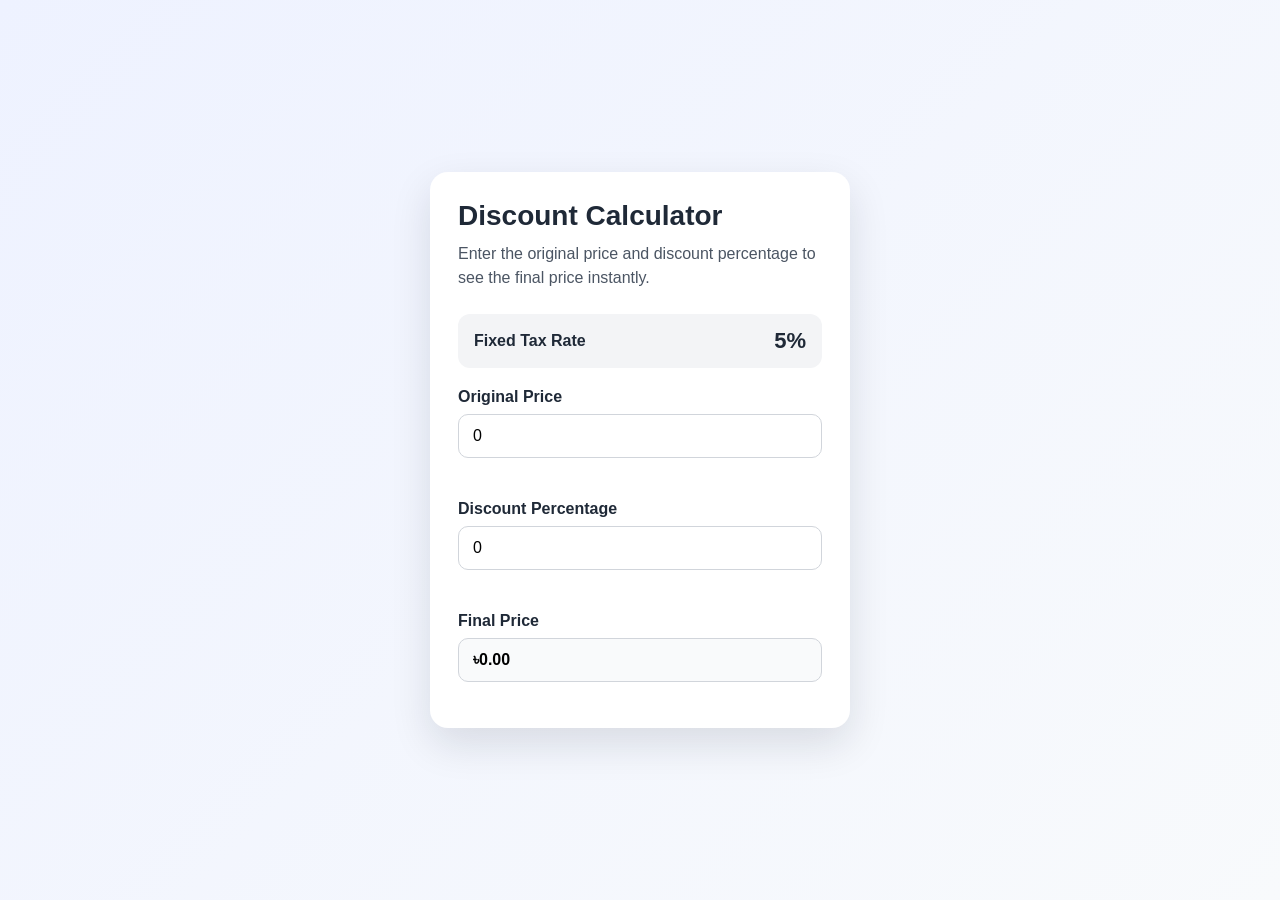
<file: Code Writing Practice/index.html>
<!DOCTYPE html>
<html lang="en">
<head>
  <meta charset="UTF-8" />
  <meta name="viewport" content="width=device-width, initial-scale=1.0" />
  <title>Discount Calculator Page</title>
  <link rel="stylesheet" href="style.css" />
</head>
<body>
  <main class="page">
    <section class="card">
      <h1>Discount Calculator</h1>
      <p class="subtitle">Enter the original price and discount percentage to see the final price instantly.</p>

      <div class="price-box">
        <span class="label">Fixed Tax Rate</span>
        <span class="value"><span id="tax-rate">5</span>%</span>
      </div>

      <div class="form-group">
        <label for="original-price">Original Price</label>
        <input
          type="number"
          id="original-price"
          name="original-price"
          min="0"
          step="0.01"
          value="0"
          placeholder="Enter original price"
        />
        <small id="price-error" class="error-message" aria-live="polite"></small>
      </div>

      <div class="form-group">
        <label for="discount-percent">Discount Percentage</label>
        <input
          type="number"
          id="discount-percent"
          name="discount-percent"
          min="0"
          max="100"
          step="0.01"
          value="0"
          placeholder="Enter discount percentage"
        />
        <small id="discount-error" class="error-message" aria-live="polite"></small>
      </div>

      <div class="form-group">
        <label for="final-price">Final Price</label>
        <input type="text" id="final-price" name="final-price" value="৳0.00" readonly />
      </div>
    </section>
  </main>

  <script src="script.js"></script>
</body>
</html>
</file>
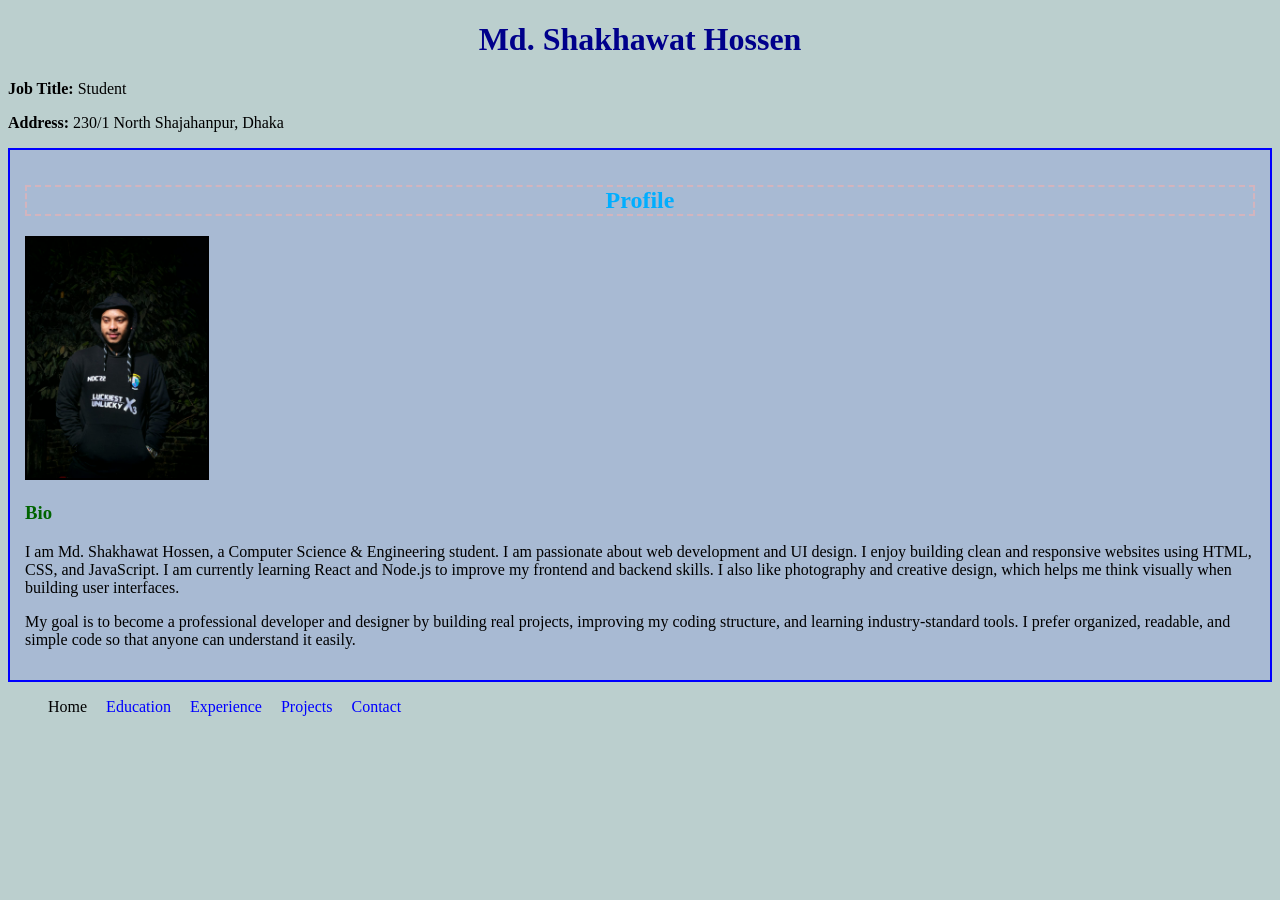
<file: portfolio/html/index.html>
<!DOCTYPE html>
<html lang="en">

<head>

    <meta charset="UTF-8">
    <meta name="viewport" content="width=device-width, initial-scale=1.0">
    <title>Md. Shakhawat Hossen | Portfolio</title>
    <link rel="stylesheet" type="text/css" href="../css/style.css">

</head>

<body>

    <header>
        <h1>Md. Shakhawat Hossen</h1>

        <p><b>Job Title:</b> Student</p>

        <p><b>Address:</b> 230/1 North Shajahanpur, Dhaka</p>
    </header>


    <section id="profile">

        <h2>Profile</h2>

        <img src="../assets/Rifat.jpeg" alt="Md. Shakhawat Hossen" width="180">

        <h3>Bio</h3>

        <p>
            I am Md. Shakhawat Hossen, a Computer Science & Engineering student. I am passionate about web development
            and UI design. I enjoy building clean and responsive websites using HTML, CSS, and JavaScript.
            I am currently learning React and Node.js to improve my frontend and backend skills.
            I also like photography and creative design, which helps me think visually when building user interfaces.
        </p>

        <p>
            My goal is to become a professional developer and designer by building real projects, improving my coding
            structure, and learning industry-standard tools. I prefer organized, readable, and simple code so that
            anyone can understand it easily.
        </p>

    </section>


    <nav>

        <ul>
            <li><a></a>Home</a></li>
            <li><a href="educations.html">Education</a></li>
            <li><a href="experience.html">Experience</a></li>
            <li><a href="projects.html">Projects</a></li>
            <li><a href="contact.html">Contact</a></li>
        </ul>

    </nav>

</body>

</html>
</file>
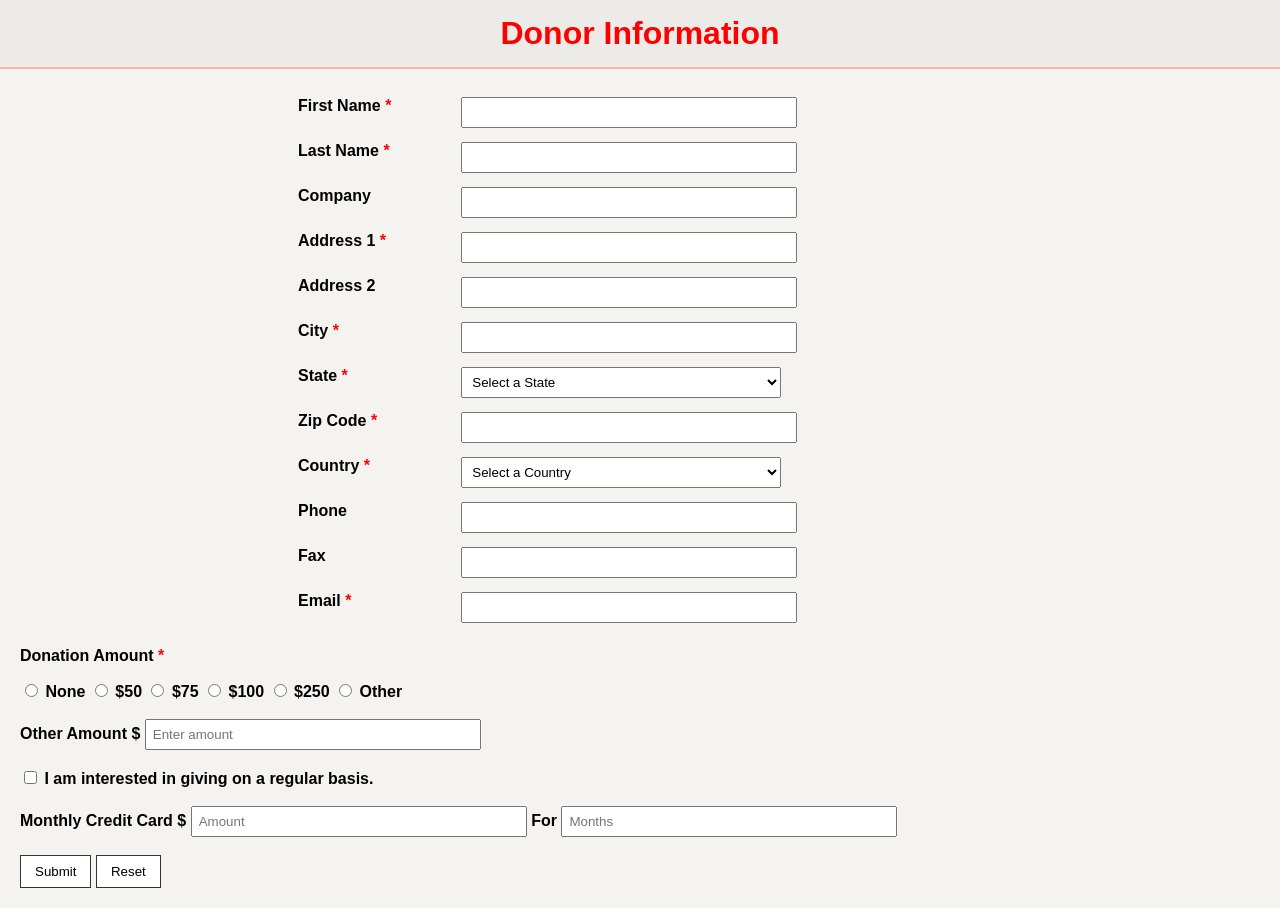
<file: assesment/form.html>
<!DOCTYPE html>
<html lang="en">

<head>

    <meta charset="UTF-8">
    <meta name="viewport" content="width=device-width, initial-scale=1.0">
    <title>Donation Form</title>

    <link rel="stylesheet" type="text/css" href="form.css">

</head>

<body>

    <header>

        <h1>Donor Information</h1>

    </header>


    <main>

        <form method="post">




            <table border="0" cellpadding="6">

                <tr>
                    <td><label for="firstName">First Name <b><span>*</span></b></label></td>
                    <td><input type="text" id="firstName" name="firstName" required></td>
                </tr>

                <tr>
                    <td><label for="lastName">Last Name <b><span>*</span></b></label></td>
                    <td><input type="text" id="lastName" name="lastName" required></td>
                </tr>

                <tr>
                    <td><label for="company">Company</label></td>
                    <td><input type="text" id="company" name="company"></td>
                </tr>

                <tr>
                    <td><label for="address1">Address 1 <b><span>*</span></b></label></td>
                    <td><input type="text" id="address1" name="address1" required></td>
                </tr>

                <tr>
                    <td><label for="address2">Address 2</label></td>
                    <td><input type="text" id="address2" name="address2"></td>
                </tr>

                <tr>
                    <td><label for="city">City <b><span>*</span></b></label></td>
                    <td><input type="text" id="city" name="city" required></td>
                </tr>

                <tr>
                    <td><label for="state">State <b><span>*</span></b></label></td>
                    <td>
                        <select id="state" name="state" required>
                            <option value="">Select a State</option>
                            <option>Dhaka</option>
                            <option>Chattogram</option>
                            <option>Rajshahi</option>
                            <option>Khulna</option>
                            <option>Sylhet</option>
                        </select>
                    </td>
                </tr>

                <tr>
                    <td><label for="zip">Zip Code <b><span>*</span></b></label></td>
                    <td><input type="text" id="zip" name="zip" required></td>
                </tr>

                <tr>
                    <td><label for="country">Country <span>*</span></label></td>
                    <td>
                        <select id="country" name="country" required>
                            <option value="">Select a Country</option>
                            <option>Bangladesh</option>
                            <option>India</option>
                            <option>USA</option>
                            <option>UK</option>
                        </select>
                    </td>
                </tr>

                <tr>
                    <td><label for="phone">Phone</label></td>
                    <td><input type="tel" id="phone" name="phone"></td>
                </tr>

                <tr>
                    <td><label for="fax">Fax</label></td>
                    <td><input type="text" id="fax" name="fax"></td>
                </tr>

                <tr>
                    <td><label for="email">Email <span>*</span></label></td>
                    <td><input type="email" id="email" name="email" required></td>
                </tr>

            </table>




            <p>
                <b>Donation Amount <span>*</span></b>
                <br>
            </p>


            <label>
                <input type="radio" name="amount" value="none" required>
                None
            </label>

            <label>
                <input type="radio" name="amount" value="50">
                $50
            </label>

            <label>
                <input type="radio" name="amount" value="75">
                $75
            </label>

            <label>
                <input type="radio" name="amount" value="100">
                $100
            </label>

            <label>
                <input type="radio" name="amount" value="250">
                $250
            </label>

            <label>
                <input type="radio" name="amount" value="other">
                Other
            </label>

            <br><br>

            <label for="otherAmount"><b>Other Amount $</b></label>
            <input type="number" id="otherAmount" name="otherAmount" min="1" placeholder="Enter amount">

            <br><br>

            <label>
                <input type="checkbox" id="recurring" name="recurring" value="yes">
                <b>I am interested in giving on a regular basis.
            </label></b>

            <br><br>

            <label for="monthlyCard"><b>Monthly Credit Card $</b></label>
            <input type="number" id="monthlyCard" name="monthlyCard" min="1" placeholder="Amount">

            <label for="months"><b>For</b></label>
            <input type="number" id="months" name="months" min="1" placeholder="Months">

            <br><br>

            <input type="submit" value="Submit">
            <input type="reset" value="Reset">


        </form>

    </main>

</body>

</html>
</file>
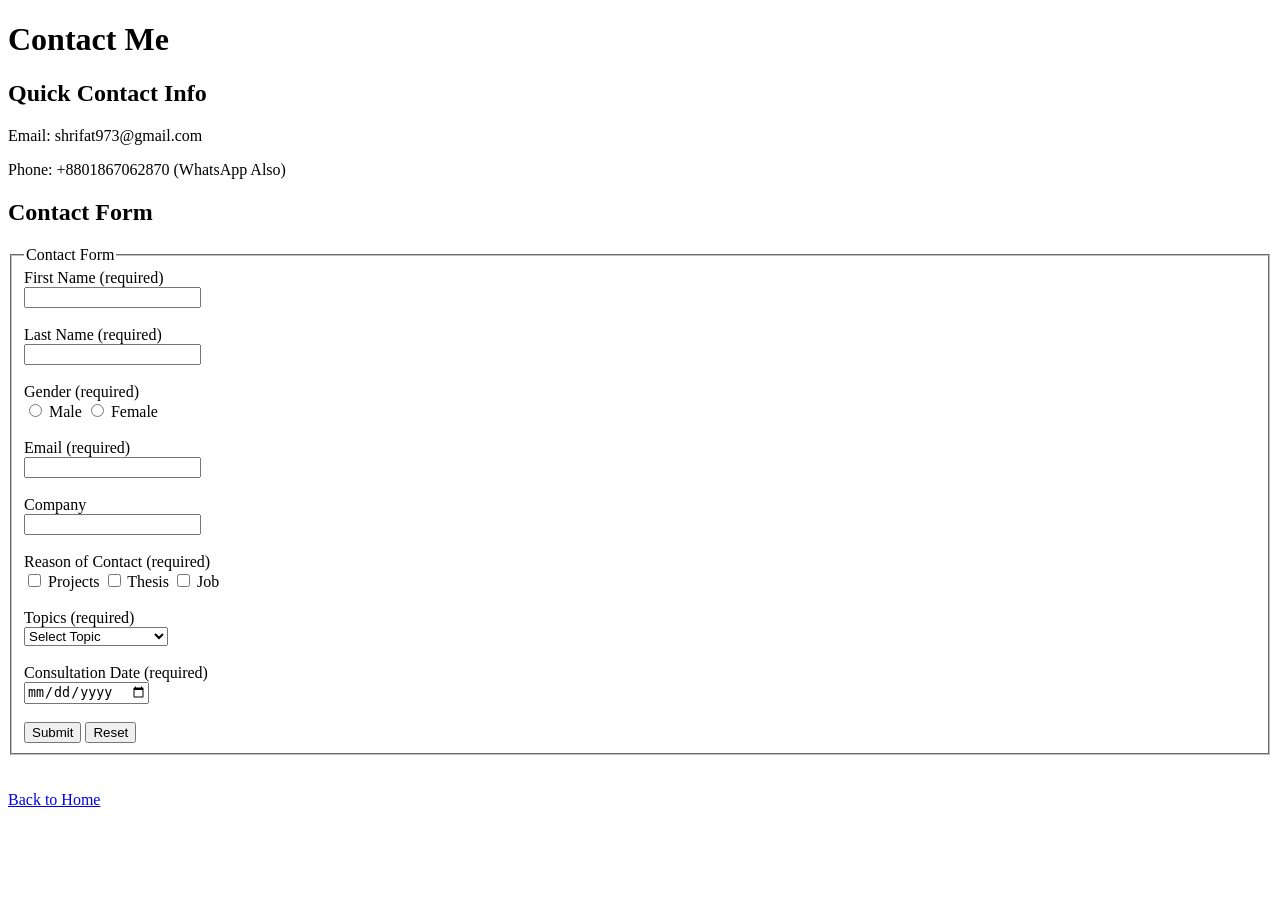
<file: portfolio/html/contact.html>
<!DOCTYPE html>
<html lang="en">

<head>

    <meta charset="UTF-8">
    <meta name="viewport" content="width=device-width, initial-scale=1.0">
    <title>Contact | Md. Shakhawat Hossen</title>

</head>

<body>

    <h1>Contact Me</h1>


    <h2>Quick Contact Info</h2>

    <p>Email: shrifat973@gmail.com</p>

    <p>Phone: +8801867062870 (WhatsApp Also)</p>


    <h2>Contact Form</h2>

    <form method="post">

        <fieldset>
            <legend>Contact Form</legend>

            <label for="fname1">First Name (required)</label><br>
            <input type="text" id="fname1" name="firstname" required>
            <br><br>

            <label for="lname1">Last Name (required)</label><br>
            <input type="text" id="lname1" name="lastname" required>
            <br><br>

            <label>Gender (required)</label><br>
            <input type="radio" id="male1" name="gender" value="male" required>
            <label for="male1">Male</label>

            <input type="radio" id="female1" name="gender" value="female">
            <label for="female1">Female</label>
            <br><br>

            <label for="email1">Email (required)</label><br>
            <input type="email" id="email1" name="email" required>
            <br><br>

            <label for="company1">Company</label><br>
            <input type="text" id="company1" name="company">
            <br><br>

            <label>Reason of Contact (required)</label><br>
            <input type="checkbox" id="projects1" name="reason[]" value="projects" required>
            <label for="projects1">Projects</label>

            <input type="checkbox" id="thesis1" name="reason[]" value="thesis">
            <label for="thesis1">Thesis</label>

            <input type="checkbox" id="job1" name="reason[]" value="job">
            <label for="job1">Job</label>
            <br><br>

            <label for="topic1">Topics (required)</label><br>
            <select id="topic1" name="topic" required>
                <option value="">Select Topic</option>
                <option>Web Development</option>
                <option>Mobile Development</option>
                <option>AI/ML Development</option>
            </select>
            <br><br>

            <label for="date1">Consultation Date (required)</label><br>
            <input type="date" id="date1" name="date" required>
            <br><br>

            <input type="submit" value="Submit">
            <input type="reset" value="Reset">

        </fieldset>

    </form>
    <br><br>

    <a href="index.html">Back to Home</a>

</body>

</html>
</file>
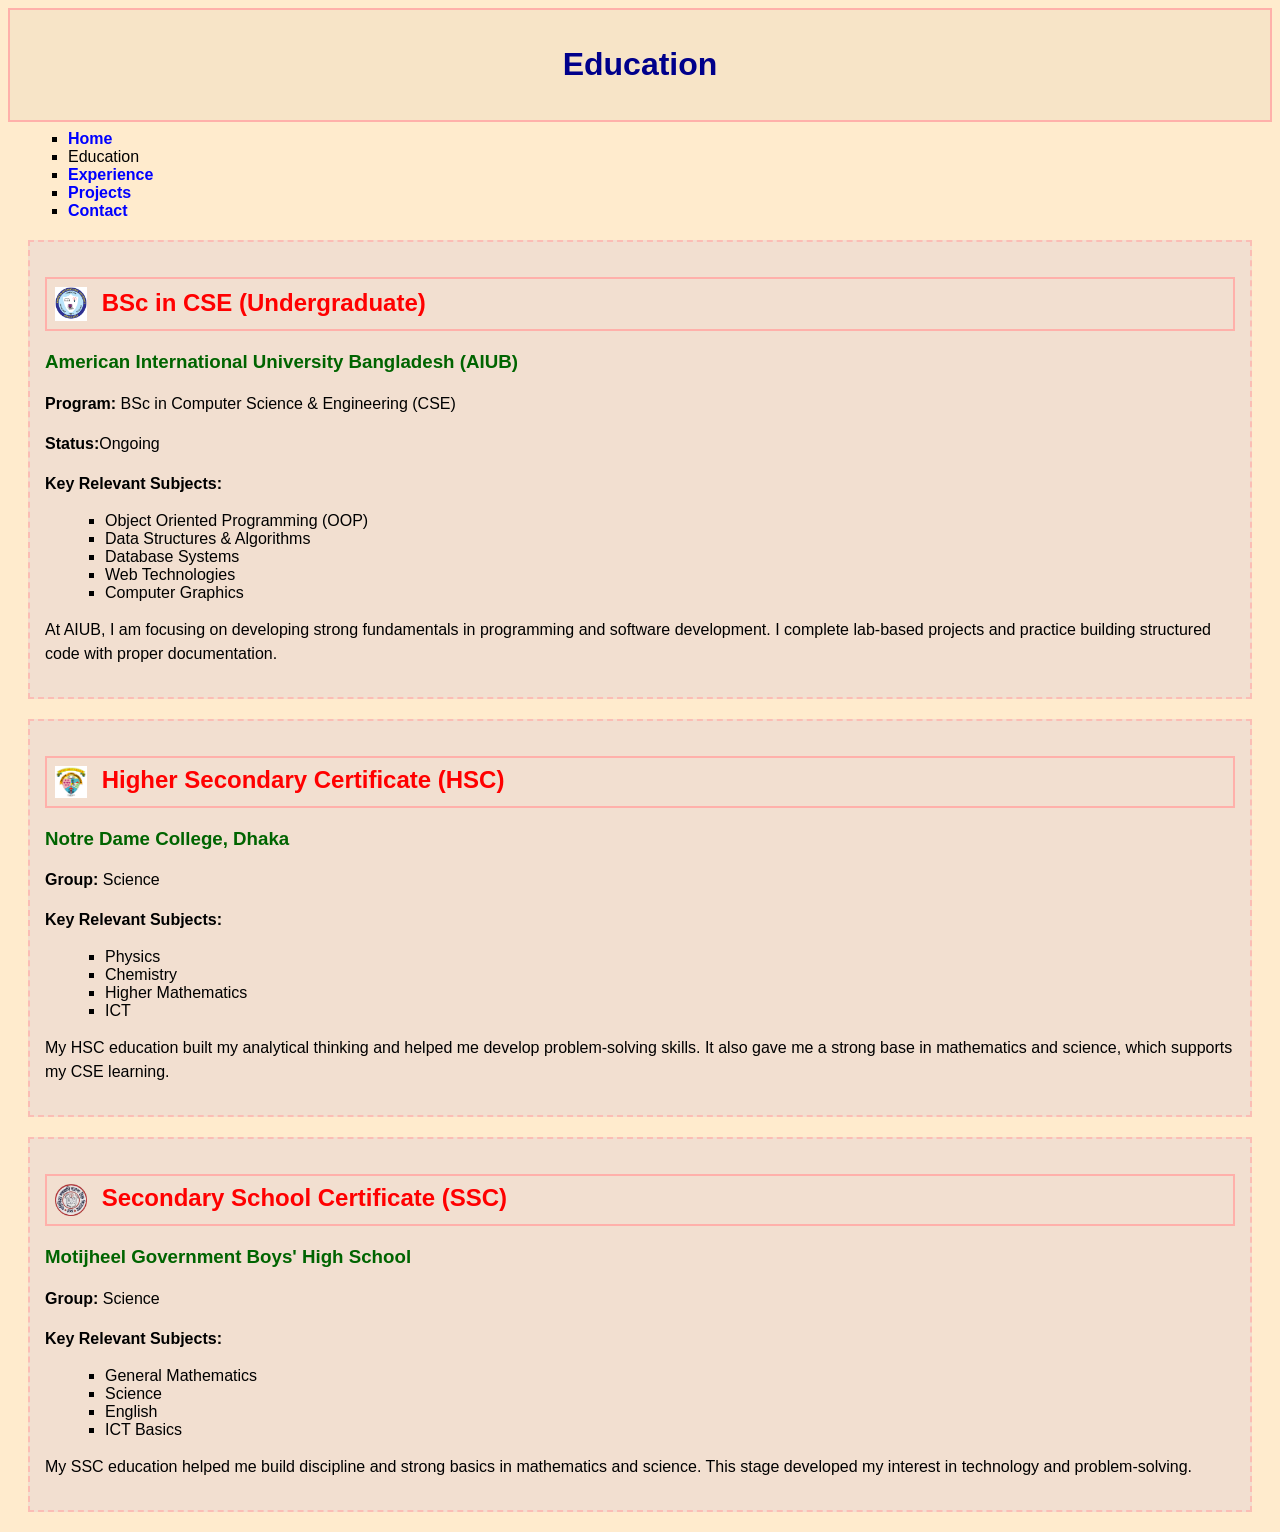
<file: portfolio/html/educations.html>
<!DOCTYPE html>
<html lang="en">

<head>
    <meta charset="UTF-8" />
    <meta name="viewport" content="width=device-width, initial-scale=1.0" />
    <title>Education | Md. Shakhawat Hossen</title>
    <!-- <link rel="stylesheet" href="style.css" /> -->
    <link rel="stylesheet" type="text/css" href="../css/education.css">
</head>

<body>

    <header>
        <h1>Education</h1>

    </header>
    <nav>

        <ul>
            <li><a href="index.html">Home</a></li>
            <li>Education</li>
            <li><a href="experience.html">Experience</a></li>
            <li><a href="projects.html">Projects</a></li>
            <li><a href="contact.html">Contact</a></li>
        </ul>

    </nav>

    <!-- ===== UNIVERSITY ===== -->
    <section>
        <h2>
            <img src="../assets/versity.png" alt="University Icon" width="32" />
            BSc in CSE (Undergraduate)
        </h2>

        <h3>American International University Bangladesh (AIUB)</h3>
        <p><b>Program:</b> BSc in Computer Science & Engineering (CSE)</p>
        <p><b>Status:</b>Ongoing</p>
        <p><b>Key Relevant Subjects:</b></p>
        <ul>
            <li>Object Oriented Programming (OOP)</li>
            <li>Data Structures & Algorithms</li>
            <li>Database Systems</li>
            <li>Web Technologies</li>
            <li>Computer Graphics</li>
        </ul>
        <p>
            At AIUB, I am focusing on developing strong fundamentals in programming and software development.
            I complete lab-based projects and practice building structured code with proper documentation.
        </p>
    </section>


    <!-- ===== COLLEGE ===== -->
    <section>
        <h2>
            <img src="../assets/clge.png" alt="College Icon" width="32" />
            Higher Secondary Certificate (HSC)
        </h2>

        <h3>Notre Dame College, Dhaka</h3>
        <p><b>Group:</b> Science</p>
        <p><b>Key Relevant Subjects:</b></p>
        <ul>
            <li>Physics</li>
            <li>Chemistry</li>
            <li>Higher Mathematics</li>
            <li>ICT</li>
        </ul>
        <p>
            My HSC education built my analytical thinking and helped me develop problem-solving skills.
            It also gave me a strong base in mathematics and science, which supports my CSE learning.
        </p>
    </section>


    <!-- ===== SCHOOL ===== -->
    <section>
        <h2>
            <img src="../assets/school.png" alt="School Icon" width="32" />
            Secondary School Certificate (SSC)
        </h2>

        <h3>Motijheel Government Boys' High School</h3>
        <p><b>Group:</b> Science</p>

        <p><b>Key Relevant Subjects:</b></p>
        <ul>
            <li>General Mathematics</li>
            <li>Science</li>
            <li>English</li>
            <li>ICT Basics</li>
        </ul>
        <p>
            My SSC education helped me build discipline and strong basics in mathematics and science.
            This stage developed my interest in technology and problem-solving.
        </p>
    </section>



</body>

</html>
</file>
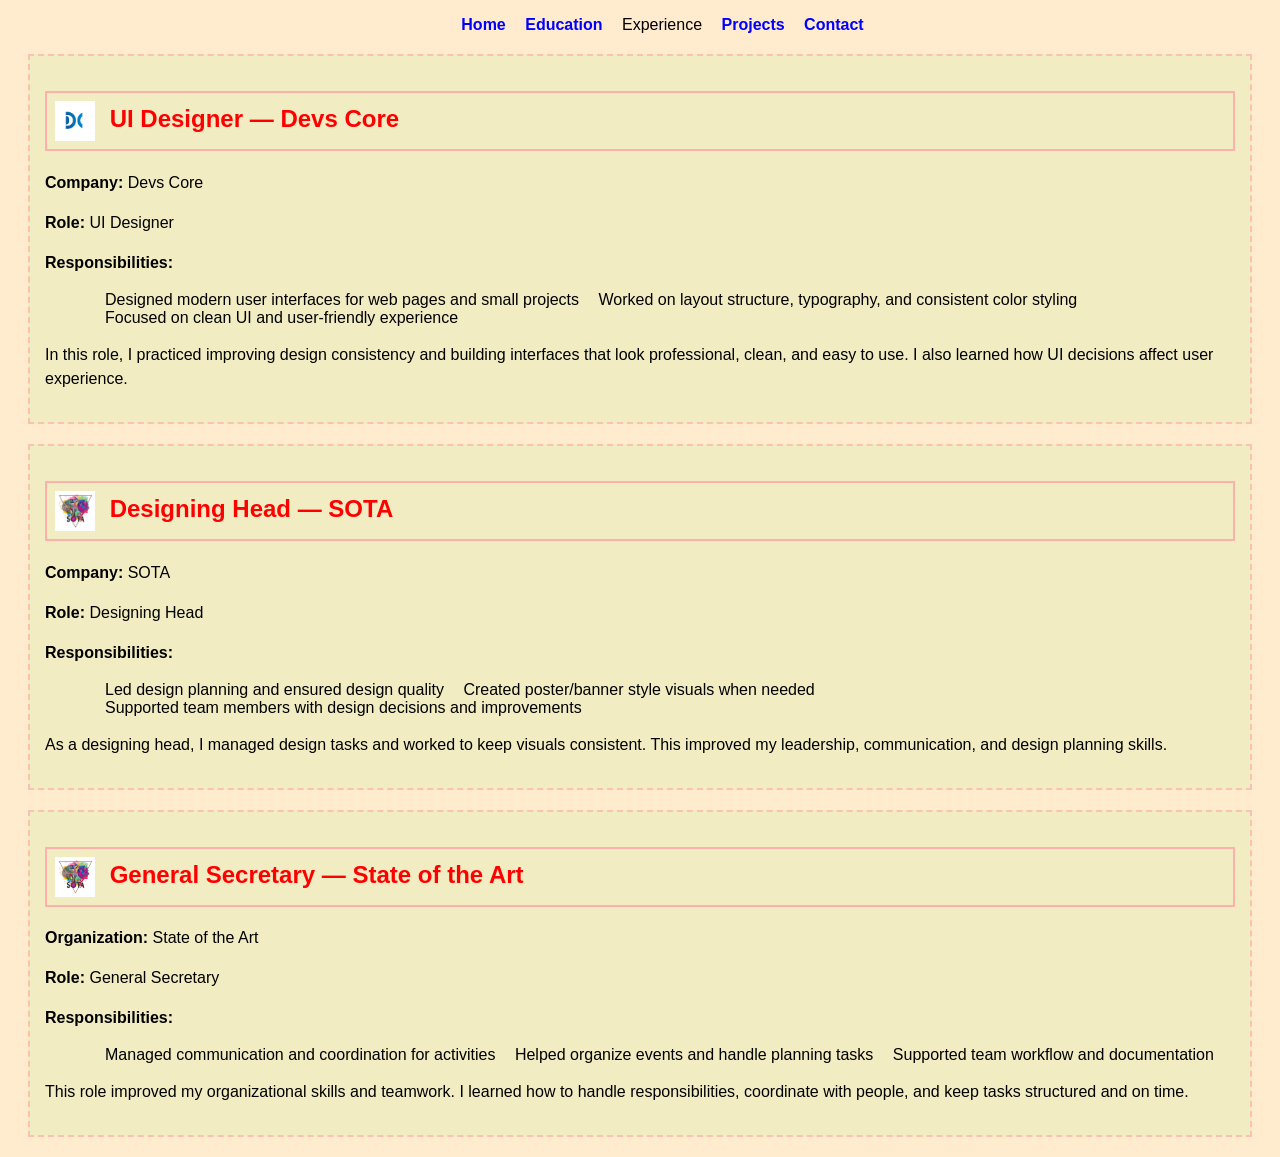
<file: portfolio/html/experience.html>
<!DOCTYPE html>
<html lang="en">

<head>

    <meta charset="UTF-8">
    <meta name="viewport" content="width=device-width, initial-scale=1.0">
    <title>Experience | Md. Shakhawat Hossen</title>
    <link rel="stylesheet" type="text/css" href="../css/experience.css">

</head>

<body>

    <header>

        <nav>
            <ul>
                <li><a href="index.html">Home</a></li>
                <li><a href="educations.html">Education</a></li>
                <li>Experience</li>
                <li><a href="projects.html">Projects</a></li>
                <li><a href="contact.html">Contact</a></li>
            </ul>
        </nav>

    </header>


    <section>

        <h2>
            <img src="../assets/devs-core.png" alt="Devs Core Icon" width="40">
            UI Designer — Devs Core
        </h2>

        <p><b>Company:</b> Devs Core</p>
        <p><b>Role:</b> UI Designer</p>

        <p><b>Responsibilities:</b></p>

        <ul>
            <li>Designed modern user interfaces for web pages and small projects</li>
            <li>Worked on layout structure, typography, and consistent color styling</li>
            <li>Focused on clean UI and user-friendly experience</li>
        </ul>

        <p>
            In this role, I practiced improving design consistency and building interfaces that look professional,
            clean, and easy to use. I also learned how UI decisions affect user experience.
        </p>

    </section>


    <section>

        <h2>
            <img src="../assets/sota.jpg" alt="SOTA Icon" width="40">
            Designing Head — SOTA
        </h2>

        <p><b>Company:</b> SOTA</p>
        <p><b>Role:</b> Designing Head</p>

        <p><b>Responsibilities:</b></p>

        <ul>
            <li>Led design planning and ensured design quality</li>
            <li>Created poster/banner style visuals when needed</li>
            <li>Supported team members with design decisions and improvements</li>
        </ul>

        <p>
            As a designing head, I managed design tasks and worked to keep visuals consistent.
            This improved my leadership, communication, and design planning skills.
        </p>

    </section>


    <section>

        <h2>
            <img src="../assets/state-of-the-art.jpg" alt="State of the Art Icon" width="40">
            General Secretary — State of the Art
        </h2>

        <p><b>Organization:</b> State of the Art</p>
        <p><b>Role:</b> General Secretary</p>

        <p><b>Responsibilities:</b></p>

        <ul>
            <li>Managed communication and coordination for activities</li>
            <li>Helped organize events and handle planning tasks</li>
            <li>Supported team workflow and documentation</li>
        </ul>

        <p>
            This role improved my organizational skills and teamwork. I learned how to handle responsibilities,
            coordinate with people, and keep tasks structured and on time.
        </p>

    </section>

</body>

</html>
</file>
<file: Code Writing Practice/style.css>
* {
    box-sizing: border-box;
}

body {
    margin: 0;
    min-height: 100vh;
    font-family: Arial, Helvetica, sans-serif;
    background: linear-gradient(135deg, #eef2ff, #f8fafc);
    color: #1f2937;
}

.page {
    min-height: 100vh;
    display: grid;
    place-items: center;
    padding: 24px;
}

.card {
    width: 100%;
    max-width: 420px;
    background: #ffffff;
    border-radius: 18px;
    padding: 28px;
    box-shadow: 0 16px 40px rgba(15, 23, 42, 0.12);
}

h1 {
    margin: 0 0 10px;
    font-size: 28px;
}

.subtitle {
    margin: 0 0 24px;
    color: #4b5563;
    line-height: 1.5;
}

.price-box {
    display: flex;
    justify-content: space-between;
    align-items: center;
    padding: 14px 16px;
    background: #f3f4f6;
    border-radius: 12px;
    margin-bottom: 20px;
}

.label {
    font-weight: 600;
}

.value {
    font-size: 22px;
    font-weight: 700;
}

.form-group {
    margin-bottom: 18px;
}

label {
    display: block;
    margin-bottom: 8px;
    font-weight: 600;
}

input {
    width: 100%;
    padding: 12px 14px;
    border: 1px solid #d1d5db;
    border-radius: 10px;
    font-size: 16px;
    outline: none;
    transition: border-color 0.2s ease, box-shadow 0.2s ease;
}

input:focus {
    border-color: #4f46e5;
    box-shadow: 0 0 0 3px rgba(79, 70, 229, 0.12);
}

input[readonly] {
    background: #f9fafb;
    font-weight: 700;
}

.error-message {
    display: block;
    min-height: 18px;
    margin-top: 6px;
    color: #dc2626;
    font-size: 14px;
}
</file>
<file: portfolio/css/style.css>
/* body {
    background-color: rgb(55, 11, 67);
} */


/* Selector {
    Property: value;
} */

/* 1 */
body {
    background-color: rgb(187, 207, 206);
}

/* 2 */
h1 {
    color: darkblue;
    text-align: center;
}

/* 3 */
h2 {
    color: rgb(0, 174, 255);
    text-align: center;
    border: 2px dashed rgba(255, 176, 170, 0.5);
}

/* 4 */
h3 {
    color: darkgreen;
}

/* 5 */
p {
    color: black;
    text-align: left;
}

/* 6 */
li {
    list-style: none;
    display: inline-block;
    margin-right: 15px;
}

/* 7 */
a {
    text-decoration: none;
    color: blue;
}

/* 8 */
a:hover {
    color: rgb(17, 255, 0);
}

/* 9 */
#profile {
    background-color: rgba(0, 0, 255, 0.1);
    padding: 15px;
    border: 2px solid blue;
}

/* 10 */
img {
    border: 2px solid black;
}
</file>
<file: assesment/form.css>
/* Selector {
    Property: value;
} */


body {
    background-color: rgb(245, 243, 239);
    font-family: Arial, Helvetica, sans-serif;
    margin: 0;
    padding: 0;
}


header {
    text-align: center;
    padding: 15px;
    border-bottom: 2px solid rgb(255, 176, 170);
    background-color: rgba(0, 0, 0, 0.03);
}

span {
    color: red;
}


h1 {
    color: red;
    margin: 0;
}


nav {
    margin-top: 10px;
}


ul {
    padding: 0;
    margin: 0;
}


li {
    list-style: none;
    display: inline-block;
}


a {
    text-decoration: none;
    color: blue;
    font-weight: bold;
}


a:hover {
    color: red;
}


main {
    padding: 20px;
}


fieldset {
    border: 2px dashed rgba(232, 223, 222, 0.8);
    margin-bottom: 20px;
    padding: 15px;
    background-color: rgba(0, 0, 255, 0.04);
}





table {
    width: 100%;
    max-width: 700px;
    margin: 0 auto;
}


td {
    vertical-align: top;
}


label {
    font-weight: bold;
}


input[type="text"],
input[type="email"],
input[type="tel"],
input[type="number"],
select {
    width: 320px;
    padding: 6px;
}


small {
    color: #333;
}


input[type="submit"],
input[type="reset"] {
    padding: 8px 14px;
    cursor: pointer;
    border: 1px solid #333;
    background-color: white;
}


input[type="submit"]:hover,
input[type="reset"]:hover {
    background-color: rgba(0, 0, 0, 0.05);
}
</file>
<file: portfolio/css/education.css>
/* Selector {
    Property: value;
} */

/* 1 */
body {
    background-color: blanchedalmond;
    font-family: Arial, Helvetica, sans-serif;
}

/* 2 */
header {
    text-align: center;
    padding: 15px;
    border: 2px solid rgb(255, 176, 170);
    background-color: rgba(0, 0, 0, 0.03);
}

/* 3 */
h1 {
    color: darkblue;
    text-align: center;
}

/* 4 */
a {
    text-decoration: none;
    color: blue;
    font-weight: bold;
}

/* 5 */
a:hover {
    color: red;
}

/* 6 */
section {
    border: 2px dashed rgba(255, 176, 170, 0.7);
    padding: 15px;
    margin: 20px;
    background-color: rgba(0, 0, 255, 0.05);
}

/* 7 */
h2 {
    color: red;
    text-align: left;
    border: 2px solid rgb(255, 176, 170);
    padding: 8px;
}

/* 8 */
h3 {
    color: darkgreen;
}

/* 9 */
p {
    color: black;
    line-height: 1.5;
}

/* 10 */
ul {
    margin-top: 8px;
    margin-bottom: 8px;
}

/* 11 */
li {
    list-style: square;
    margin-left: 20px;
    color: black;
}

/* 12 */
img {
    vertical-align: middle;
    margin-right: 8px;
}
</file>
<file: portfolio/css/experience.css>
/* Selector {
    Property: value;
} */

/* 1 */
body {
    background-color: blanchedalmond;
    font-family: Arial, Helvetica, sans-serif;
}

/* 2 */
nav {
    text-align: center;
    margin: 10px;
}

/* 3 */
li {
    list-style: none;
    display: inline-block;
    margin-right: 15px;
}

/* 4 */
a {
    text-decoration: none;
    color: blue;
    font-weight: bold;
}

/* 5 */
a:hover {
    color: red;
}

/* 6 */
section {
    border: 2px dashed rgba(255, 176, 170, 0.7);
    padding: 15px;
    margin: 20px;
    background-color: rgba(0, 255, 0, 0.05);
}

/* 7 */
h2 {
    color: red;
    border: 2px solid rgb(255, 176, 170);
    padding: 8px;
}

/* 8 */
p {
    color: black;
    line-height: 1.5;
}

/* 9 */
ul {
    margin-left: 20px;
}

/* 10 */
img {
    vertical-align: middle;
    margin-right: 8px;
}
</file>
